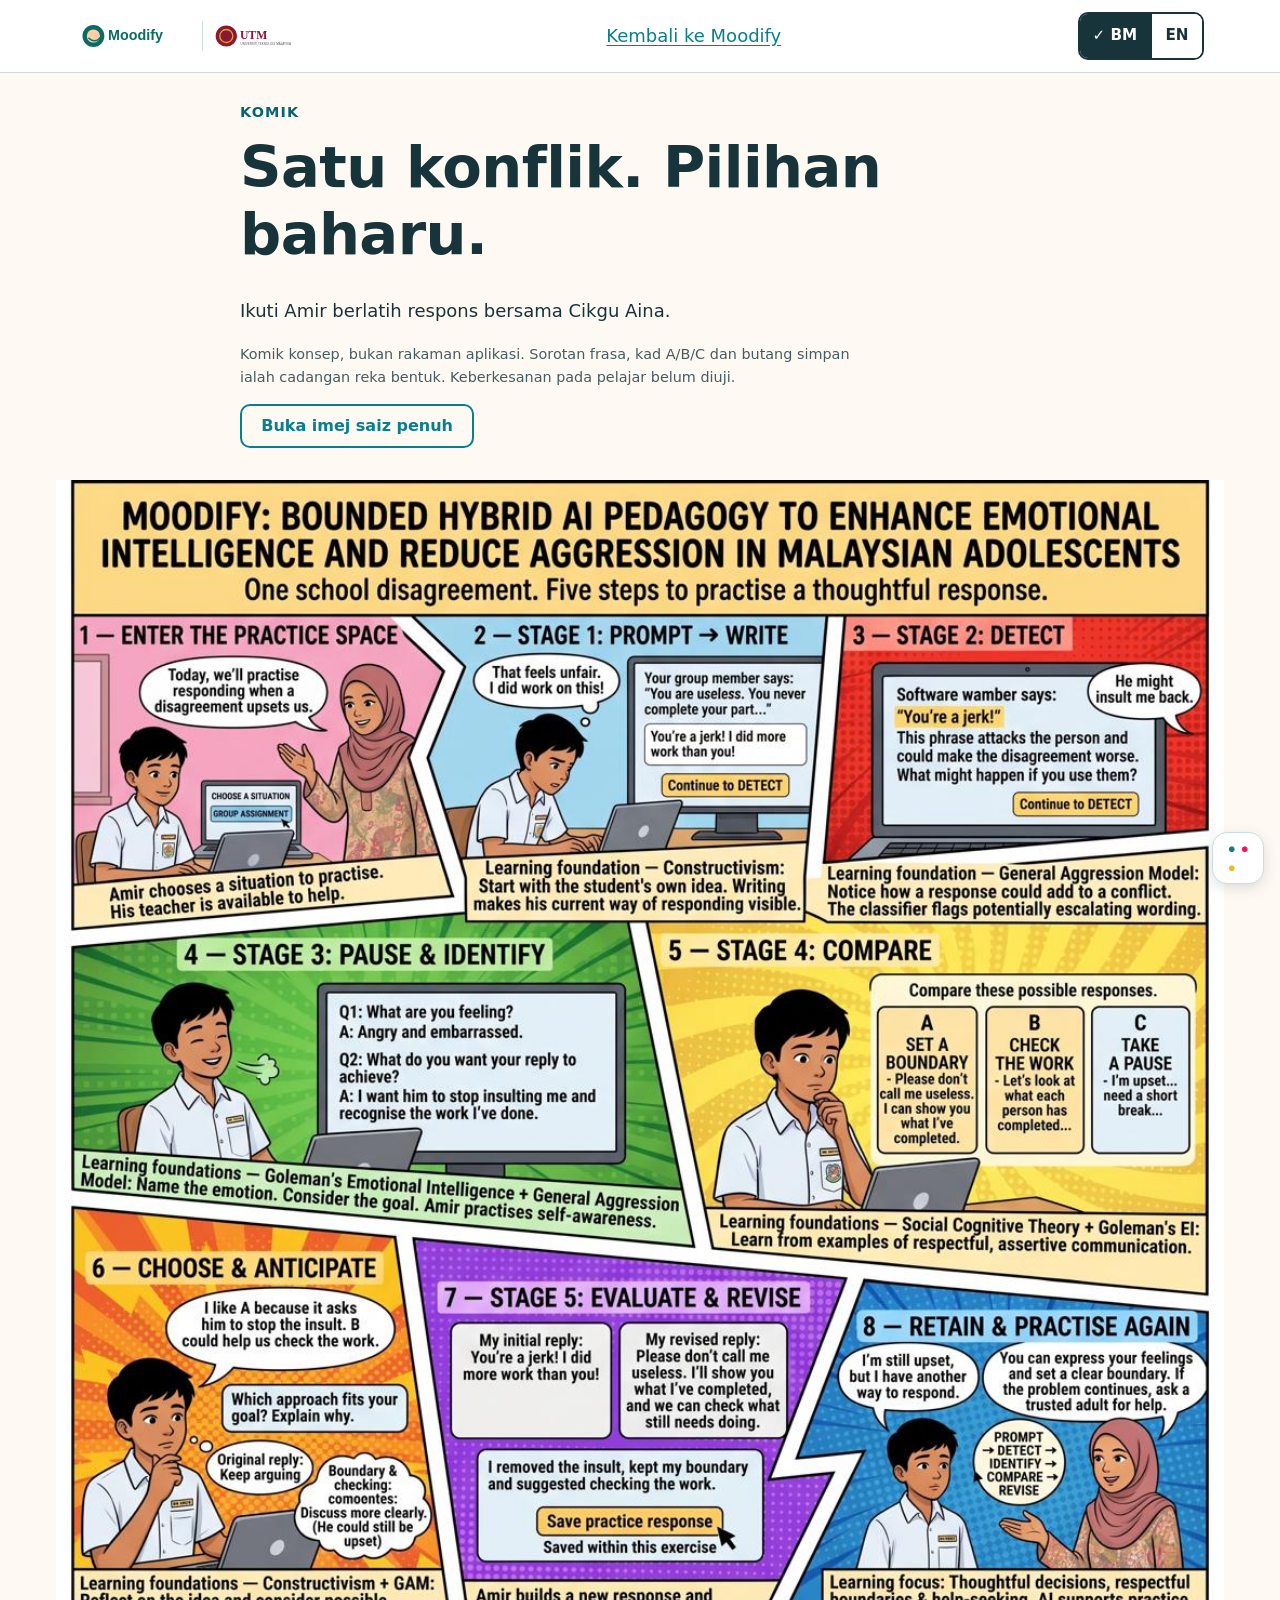
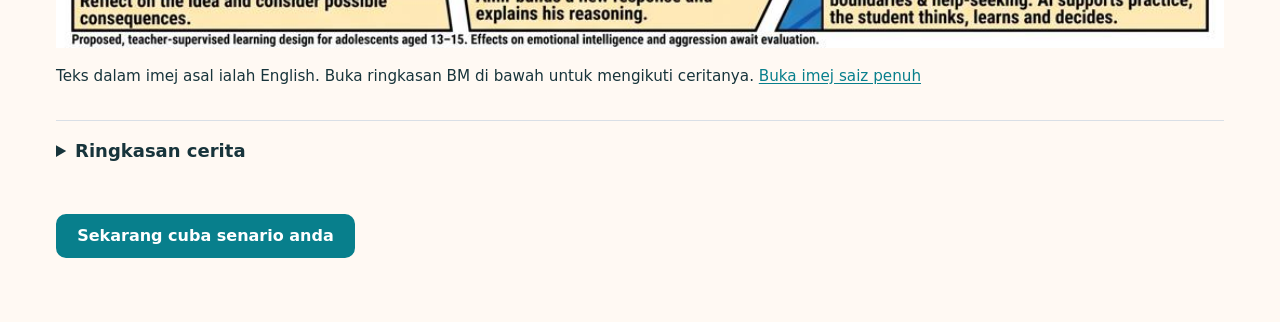
<file: docs/comic/index.html>
<!doctype html>
<html lang="ms-MY"><head><meta charset="utf-8"><meta name="viewport" content="width=device-width,initial-scale=1"><title>Moodify Comic</title><link rel="stylesheet" href="../assets/css/site.css"><link rel="stylesheet" href="../assets/css/moodify.css?v=20261021-5"></head>
<body class="comic-page"><header class="site-header"><div class="container"><a class="brand" href="../"><img class="moodify-logo" src="../assets/images/moodify-display.svg" alt="Moodify"><img class="utm-logo" src="../assets/images/utm-display.svg" alt="Universiti Teknologi Malaysia"></a><div class="lang-switch" role="group" aria-label="Bahasa / Language"><button class="lang-btn" data-set-lang="ms" aria-label="Bahasa Melayu" aria-pressed="true">BM</button><button class="lang-btn" data-set-lang="en" aria-label="English" aria-pressed="false">EN</button></div><a href="../" data-i18n="comic.back"></a></div></header>
<main class="container"><div class="comic-intro"><p class="eyebrow" data-i18n="nav.comic"></p><h1 data-i18n="comic.title"></h1><p data-i18n="comic.lede"></p><p class="comic-disclosure" data-i18n="comic.notice"></p><p><a class="btn btn--secondary" href="../assets/images/moodify-comic.svg" target="_blank" rel="noopener" data-i18n="comic.full"></a></p></div>
<figure class="comic-art"><a href="../assets/images/moodify-comic.svg" target="_blank" rel="noopener" aria-label="Open full-size comic"><img src="../assets/images/moodify-comic.svg" alt="Eight-panel concept comic showing Amir and Cikgu Aina practising a school-conflict response. A translated story summary follows." width="1080" height="1080"></a><figcaption><span data-i18n="comic.image.note"></span> <a href="../assets/images/moodify-comic.svg" target="_blank" rel="noopener" data-i18n="comic.full"></a></figcaption></figure>
<details class="read-more"><summary data-i18n="comic.summary"></summary><ol><li data-i18n="comic.s1"></li><li data-i18n="comic.s2"></li><li data-i18n="comic.s3"></li><li data-i18n="comic.s4"></li><li data-i18n="comic.s5"></li><li data-i18n="comic.s6"></li><li data-i18n="comic.s7"></li><li data-i18n="comic.s8"></li></ol></details>
<p class="comic-end"><a class="btn" href="../#try" data-i18n="comic.try"></a></p></main><script src="../assets/js/i18n.js?v=20261021-4"></script><script src="../assets/js/lang.js"></script><script>TBYS_LANG.init();</script><script src="../assets/js/palette.js"></script></body></html>
</file>
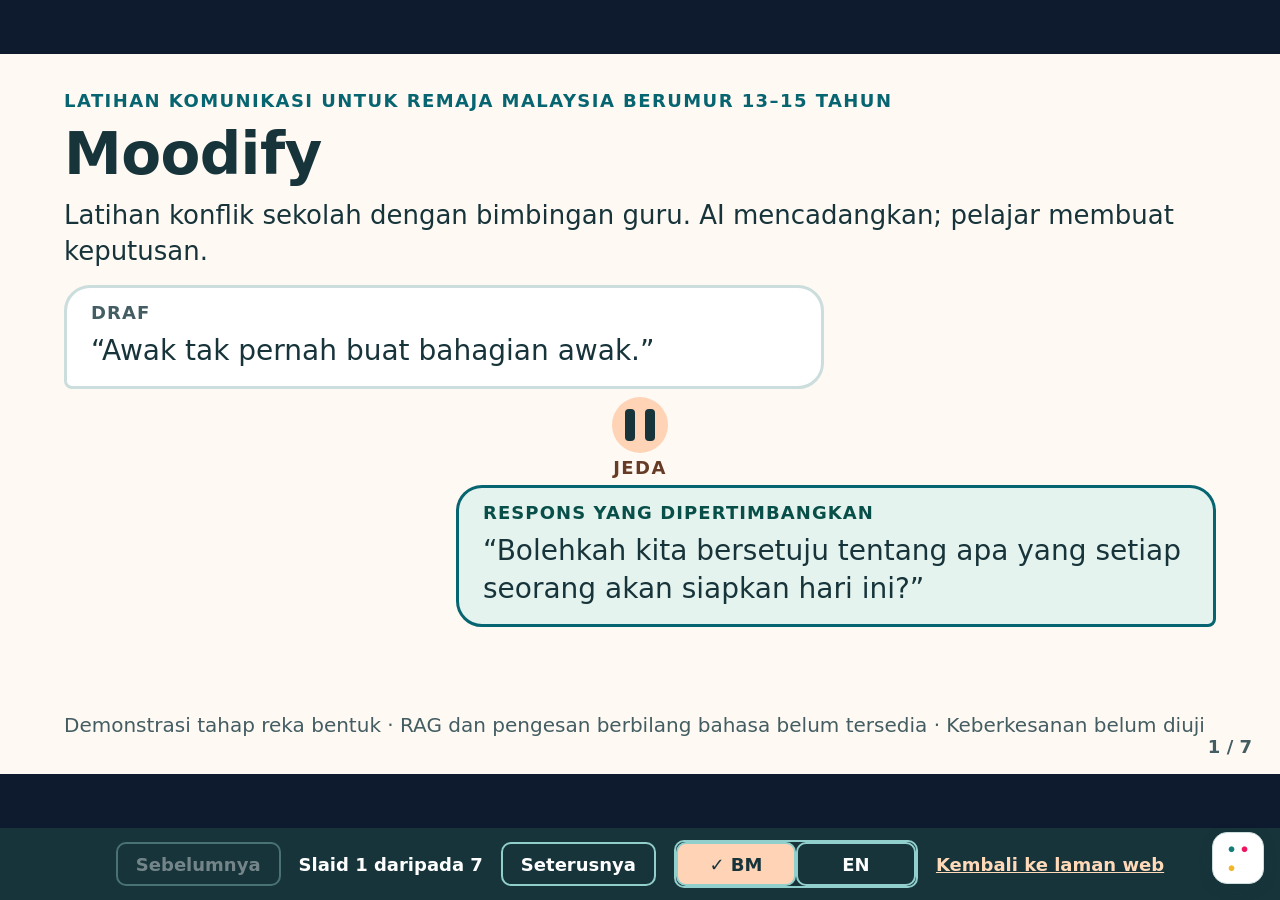
<file: docs/presentation/index.html>
<!doctype html>
<html lang="ms-MY" data-title-key="meta.deck.title">
<head>
<meta charset="utf-8">
<meta name="viewport" content="width=device-width, initial-scale=1">
<title>Moodify: pembentangan NALI 2026</title>
<meta name="description" content="Pembentangan lapan slaid: alat latihan komunikasi untuk remaja Malaysia berumur 13–15 tahun.">
<link rel="stylesheet" href="presentation.css">
<link rel="stylesheet" href="../assets/css/moodify.css?v=20261021-5">
</head>
<body>
<div class="deck">
  <div class="viewport">
    <div class="canvas" id="canvas">

      <section class="slide" aria-roledescription="slide" data-title-literal="Moodify">
        <p class="kicker" data-i18n="deck.s1.kicker"></p>
        <h1>Moodify</h1>
        <p class="tagline" data-i18n="deck.s1.tagline"></p>
        <div class="msg msg--draft"><small data-i18n="deck.s1.draftLabel"></small><span data-i18n="deck.s1.draft"></span></div>
        <div class="pause" style="align-self:center"><span class="ic"><i></i><i></i></span><b data-i18n="deck.s1.pause"></b></div>
        <div class="msg msg--rev"><small data-i18n="deck.s1.revLabel"></small><span data-i18n="deck.s1.rev"></span></div>
        <p class="foot" data-i18n="deck.s1.foot"></p>
        <span class="num">1 / 7</span>
      </section>

      <section class="slide" aria-roledescription="slide" data-title-key="deck.s2.title" hidden>
        <h2 data-i18n="deck.s2.title"></h2>
        <div class="scenes">
          <div class="scene scene--main"><h3 data-i18n="deck.s2.c1h"></h3><p data-i18n="deck.s2.c1p"></p></div>
          <div class="scene"><h3 data-i18n="deck.s2.c2h"></h3><p data-i18n="deck.s2.c2p"></p></div>
          <div class="scene"><h3 data-i18n="deck.s2.c3h"></h3><p data-i18n="deck.s2.c3p"></p></div>
        </div>
        <p data-i18n="deck.s2.q"></p>
        <span class="num">2 / 7</span>
      </section>

      <section class="slide" aria-roledescription="slide" data-title-key="deck.s3.title" hidden>
        <h2 data-i18n="deck.s3.title"></h2>
        <div class="flow">
          <div class="step step--1"><b data-i18n="deck.s3.1t"></b><span data-i18n="deck.s3.1d"></span></div>
          <div class="step step--2"><b data-i18n="deck.s3.2t"></b><span data-i18n="deck.s3.2d"></span></div>
          <div class="step step--3"><b data-i18n="deck.s3.3t"></b><span data-i18n="deck.s3.3d"></span></div>
          <div class="step"><b data-i18n="deck.s3.4t"></b><span data-i18n="deck.s3.4d"></span></div><div class="step"><b data-i18n="deck.s3.5t"></b><span data-i18n="deck.s3.5d"></span></div>
        </div>
        <div class="roles">
          <div class="role role--ai"><b data-i18n="deck.s3.r1h"></b><span data-i18n="deck.s3.r1p"></span></div>
          <div class="role role--stu"><b data-i18n="deck.s3.r2h"></b><span data-i18n="deck.s3.r2p"></span></div>
          <div class="role role--edu"><b data-i18n="deck.s3.r3h"></b><span data-i18n="deck.s3.r3p"></span></div>
        </div>
        <p class="foot" data-i18n="deck.s3.foot"></p>
        <span class="num">3 / 7</span>
      </section>

      <section class="slide" aria-roledescription="slide" data-title-key="deck.s4.title" hidden>
        <h2 style="margin-bottom:14px" data-i18n="deck.s4.title"></h2>
        <p class="sit" data-i18n="deck.s4.situation"></p>
        <div class="cmp">
          <div class="card">
            <h3 data-i18n="deck.s4.draftLabel"></h3>
            <p class="q" lang="en">&ldquo;You are such an idiot. You never do your part.&rdquo;</p>
            <p class="gloss" data-i18n="deck.s4.glossDraft" data-i18n-hide-empty></p>
            <p class="refl" data-i18n="deck.s4.reflect"></p>
          </div>
          <div class="card card--rev">
            <h3 data-i18n="deck.s4.revLabel"></h3>
            <p class="q q--sm" lang="en">&ldquo;<mark>I'm frustrated<sup>A</sup></mark> that <mark>the slides aren't ready<sup>B</sup></mark> because our deadline is tomorrow. <mark>Can you send your section by 6 pm, or tell us what help you need?<sup>C</sup></mark>&rdquo;</p>
            <p class="gloss" data-i18n="deck.s4.glossRev" data-i18n-hide-empty></p>
            <p class="legend" data-i18n="deck.s4.legend"></p>
          </div>
        </div>
        <p class="foot"><span data-i18n="deck.s4.foot"></span> <a href="../#try" data-i18n="deck.s4.link"></a></p>
        <span class="num">4 / 7</span>
      </section>

      <section class="slide" aria-roledescription="slide" data-title-key="deck.s5.title" hidden>
        <h2 style="margin-bottom:18px" data-i18n="deck.s5.title"></h2>
        <div class="arch">
          <div class="zone zone--local">
            <h3 data-i18n="deck.s5.localH"></h3>
            <div class="chips">
              <div class="chip"><span data-i18n="deck.s5.c1"></span><small data-i18n="deck.s5.c1s"></small></div><span class="arr" aria-hidden="true">&darr;</span>
              <div class="chip"><span data-i18n="deck.s5.c2"></span><small data-i18n="deck.s5.c2s"></small></div><span class="arr" aria-hidden="true">&darr;</span>
              <div class="chip"><span data-i18n="deck.s5.c3"></span></div>
            </div>
            <div class="static" data-i18n="deck.s5.static"></div>
          </div>
          <div class="gap"><span data-i18n="deck.s5.gap1"></span><div class="dash"></div><span data-i18n="deck.s5.gap2"></span></div>
          <div class="zone zone--ext">
            <h3 data-i18n="deck.s5.extH"></h3>
            <div class="chips">
              <div class="chip"><span data-i18n="deck.s5.e1"></span><small data-i18n="deck.s5.e1s"></small></div><span class="arr" aria-hidden="true">&darr;</span>
              <div class="chip"><span data-i18n="deck.s5.e2"></span><small data-i18n="deck.s5.e2s"></small></div><span class="arr" aria-hidden="true">&darr;</span>
              <div class="chip"><span data-i18n="deck.s5.e3"></span><small data-i18n="deck.s5.e3s"></small></div>
            </div>
          </div>
        </div>
        <p class="note" data-i18n="deck.s5.note"></p>
        <span class="num">5 / 7</span>
      </section>

<section class="slide" aria-roledescription="slide" data-title-key="deck.s7.title" hidden>
        <span class="badge" data-i18n="deck.s7.badge"></span>
        <h2 style="margin-bottom:14px" data-i18n="deck.s7.title"></h2>
        <div class="strip">
          <div><b>2 <span data-i18n="act.min"></span></b><span data-i18n="act.1"></span></div>
          <div><b>3 <span data-i18n="act.min"></span></b><span data-i18n="act.2"></span></div>
          <div><b>3 <span data-i18n="act.min"></span></b><span data-i18n="act.3"></span></div>
          <div><b>2 <span data-i18n="act.min"></span></b><span data-i18n="act.4"></span></div>
        </div>
        <div class="two">
          <div><h3 data-i18n="deck.s7.humanH"></h3><p data-i18n="deck.s7.humanP"></p></div>
          <div><h3 data-i18n="deck.s7.nextH"></h3><p data-i18n="deck.s7.nextP"></p></div>
        </div>
        <p class="foot" data-i18n="deck.s7.foot"></p>
        <span class="num">6 / 7</span>
      </section>

      <section class="slide" aria-roledescription="slide" data-title-key="deck.s8.title" hidden>
        <div class="close">
          <div>
            <h1 data-i18n="deck.s8.title"></h1>
            <p class="url"><a href="../" data-i18n="deck.s8.try"></a></p>
            
            <p class="foot" style="margin-top:28px" data-i18n="deck.s8.foot"></p>
          </div>
          
        </div>
        <span class="num">7 / 7</span>
      </section>

    </div>
  </div>

  <nav class="controls" aria-label="Kawalan slaid" data-i18n-attr="aria-label:deck.controls">
    <button type="button" id="prev" data-i18n="deck.prev"></button>
    <span class="pos" id="pos" role="status" aria-live="polite"></span>
    <button type="button" id="next" data-i18n="deck.next"></button>
    <div class="lang-switch" role="group" data-i18n-attr="aria-label:lang.group" aria-label="Bahasa / Language">
      <button type="button" class="lang-btn" data-set-lang="ms" lang="ms" aria-label="Bahasa Melayu" aria-pressed="true"><span aria-hidden="true">BM</span></button>
      <button type="button" class="lang-btn" data-set-lang="en" lang="en" aria-label="English" aria-pressed="false"><span aria-hidden="true">EN</span></button>
    </div>
    <a href="../" data-i18n="deck.back"></a>
  </nav>
</div>
<script src="../assets/js/i18n.js"></script>
<script src="../assets/js/lang.js"></script>
<script src="../assets/js/palette.js"></script>
<script src="presentation.js"></script>
</body>
</html>
</file>
<file: docs/assets/css/site.css>
/* Think Before You Send: site styles.
   No external requests. Fonts: Manrope and Source Sans 3 are used if installed on the device,
   otherwise the system stacks below apply (no font files are bundled). */

:root {
  --paper: #F6F8FC;
  --surface: #FFFFFF;
  --ink: #152B46;
  --ink-soft: #3B4F68;
  --cobalt: #294BCC;
  --cobalt-dark: #1F3AA3;
  --lagoon: #0B6B63;
  --apricot: #FFD0A8;
  --apricot-ink: #6B3A12;
  --border: #CBD5E4;
  --border-strong: #8FA0B8;
  --control: #5B6E88;        /* form-control boundaries: 5.2:1 on white (>= 3:1 required) */
  --focus: #1F3AA3;

  --ok-bg: #E6F4EE;     --ok-border: #0B6B63;     --ok-ink: #084F49;
  --warn-bg: #FFF4DB;   --warn-border: #8A5A00;   --warn-ink: #5C3B00;
  --bad-bg: #FDECEC;    --bad-border: #A3262A;    --bad-ink: #7A1A1D;
  --info-bg: #EAF0FD;   --info-border: #294BCC;   --info-ink: #1B2F7A;

  --head: Manrope, "Avenir Next", "Segoe UI", system-ui, -apple-system, "Helvetica Neue", Arial, sans-serif;
  --body: "Source Sans 3", "Source Sans Pro", "Segoe UI", system-ui, -apple-system, "Helvetica Neue", Arial, sans-serif;

  --measure: 68ch;
  --container: 1160px;
  --gutter: 16px;
}

*, *::before, *::after { box-sizing: border-box; }
html { scroll-padding-top: 72px; -webkit-text-size-adjust: 100%; }
body {
  margin: 0; background: var(--paper); color: var(--ink);
  font: 1.0625rem/1.6 var(--body);
}
@media (min-width: 900px) { body { font-size: 1.125rem; } }

img, svg { max-width: 100%; height: auto; }
h1, h2, h3 { font-family: var(--head); line-height: 1.15; margin: 0 0 .5em; letter-spacing: -0.01em; }
h1 { font-size: clamp(2.5rem, 1.4rem + 4.4vw, 4.5rem); font-weight: 800; }
h2 { font-size: clamp(1.75rem, 1.2rem + 1.8vw, 2.5rem); font-weight: 800; }
h3 { font-size: 1.25rem; font-weight: 700; }
p { margin: 0 0 1em; max-width: var(--measure); }
a { color: var(--cobalt); text-underline-offset: .15em; }
a:hover { color: var(--cobalt-dark); }
:focus-visible { outline: 3px solid var(--focus); outline-offset: 3px; border-radius: 4px; }

.container { width: 100%; max-width: var(--container); margin: 0 auto; padding-inline: var(--gutter); }
.skip-link {
  position: absolute; left: var(--gutter); top: -100px; z-index: 100; background: var(--ink); color: #fff;
  padding: .6rem 1rem; border-radius: 6px; text-decoration: none; font-weight: 700;
}
.skip-link:focus { top: 8px; }
.visually-hidden {
  position: absolute !important; width: 1px; height: 1px; margin: -1px; padding: 0; overflow: hidden;
  clip: rect(0 0 0 0); white-space: nowrap; border: 0;
}

/* Header */
.site-header { background: var(--surface); border-bottom: 1px solid var(--border); }
.site-header .container { display: flex; flex-wrap: wrap; align-items: center; justify-content: space-between; gap: .5rem 1.5rem; padding-block: .75rem; }
[hidden] { display: none !important; }
.brand { margin-right: auto; font-family: var(--head); font-weight: 800; font-size: 1.1rem; color: var(--ink); text-decoration: none; display: inline-flex; align-items: center; gap: .6rem; }
.brand__mark { width: 28px; height: 28px; border-radius: 8px; background: var(--apricot); display: inline-flex; align-items: center; justify-content: center; gap: 4px; }
.brand__mark i { width: 4px; height: 14px; background: var(--ink); border-radius: 2px; }
.lang-switch { order: 2; margin-left: auto; display: inline-flex; border: 2px solid var(--ink); border-radius: 10px; overflow: hidden; background: var(--surface); }
.lang-btn { font: 700 .95rem/1 var(--head); min-width: 52px; min-height: 44px; padding: .4rem .8rem; background: var(--surface); color: var(--ink); border: 0; cursor: pointer; }
.lang-btn + .lang-btn { border-left: 2px solid var(--ink); }
.lang-btn:hover { background: var(--info-bg); }
.lang-btn[aria-pressed="true"] { background: var(--ink); color: #fff; }
.lang-btn[aria-pressed="true"]::before { content: "\2713\00a0"; }   /* check mark: active state is not colour-only */
.lang-btn:focus-visible { outline-offset: -4px; }
.site-nav { order: 3; flex-basis: 100%; }
@media (min-width: 900px) { .site-nav { order: 2; flex-basis: auto; } .lang-switch { order: 3; } }
.site-nav ul { display: flex; flex-wrap: wrap; gap: .25rem 1.25rem; list-style: none; margin: 0; padding: 0; }
.site-nav a { display: inline-block; padding: .35rem 0; color: var(--ink); font-weight: 600; text-decoration: none; border-bottom: 2px solid transparent; }
.site-nav a:hover { border-bottom-color: var(--cobalt); color: var(--ink); }

/* Buttons */
.btn {
  display: inline-flex; align-items: center; justify-content: center; gap: .5rem; min-height: 44px;
  padding: .6rem 1.2rem; border-radius: 10px; border: 2px solid var(--cobalt); background: var(--cobalt); color: #fff;
  font: 700 1rem/1.2 var(--head); text-decoration: none; cursor: pointer;
}
.btn:hover { background: var(--cobalt-dark); border-color: var(--cobalt-dark); color: #fff; }
.btn--secondary { background: transparent; color: var(--cobalt); }
.btn--secondary:hover { background: var(--info-bg); color: var(--cobalt-dark); border-color: var(--cobalt-dark); }
.btn--quiet { background: transparent; border-color: var(--control); color: var(--ink); font-weight: 600; }
.btn--quiet:hover { background: #fff; color: var(--ink); border-color: var(--ink); }
.btn[disabled], .btn[aria-disabled="true"] { opacity: .55; cursor: not-allowed; }

/* Hero */
.hero { padding-block: clamp(2.5rem, 6vw, 5rem); }
.hero__grid { display: grid; gap: 2.5rem; align-items: center; }
@media (min-width: 900px) { .hero__grid { grid-template-columns: 1.1fr .9fr; gap: 4rem; } }
.eyebrow { font: 700 .9rem/1 var(--head); text-transform: uppercase; letter-spacing: .08em; color: var(--lagoon); margin: 0 0 1rem; }
.hero h1 span { display: block; }
.hero h1 .accent { color: var(--cobalt); }
.hero__lede { font-size: 1.2em; color: var(--ink-soft); }
.hero__actions { display: flex; flex-wrap: wrap; gap: .75rem; margin-top: 1.5rem; }
.hero__context { font-size: .95rem; color: var(--ink-soft); margin-top: 1.25rem; }

/* Paired message composition (the memorable visual) */
.exchange { margin: 0; }
.exchange__stack { position: relative; display: grid; gap: 0; }
.msg { border-radius: 20px; padding: 1rem 1.25rem 1.1rem; max-width: 30rem; position: relative; }
.msg__label { display: block; font: 700 .8rem/1 var(--head); text-transform: uppercase; letter-spacing: .06em; margin-bottom: .55rem; }
.msg p { margin: 0; font-size: 1.1em; max-width: none; }
.msg--draft { background: var(--surface); border: 2px solid var(--border-strong); border-bottom-left-radius: 6px; justify-self: start; }
.msg--draft .msg__label { color: var(--ink-soft); }
.msg--revision { background: var(--ok-bg); border: 2px solid var(--lagoon); border-bottom-right-radius: 6px; justify-self: end; }
.msg--revision .msg__label { color: var(--ok-ink); }
.pause {
  justify-self: center; display: flex; flex-direction: column; align-items: center; gap: .35rem; margin: .6rem 0;
}
.pause__icon { width: 56px; height: 56px; border-radius: 50%; background: var(--apricot); display: flex; align-items: center; justify-content: center; gap: 7px; }
.pause__icon i { width: 7px; height: 22px; background: var(--ink); border-radius: 3px; }
.pause__text { font: 700 .8rem/1 var(--head); text-transform: uppercase; letter-spacing: .08em; color: var(--apricot-ink); }
.exchange__caption { margin-top: 1rem; font-size: .95rem; color: var(--ink-soft); display: flex; flex-wrap: wrap; gap: .5rem 1rem; align-items: center; }
.exchange__caption p { margin: 0; }
.fade { transition: opacity 200ms ease; }
.fade.is-fading { opacity: 0; }

/* Sections */
.section { padding-block: clamp(2.5rem, 5vw, 4.5rem); }
.section--surface { background: var(--surface); border-block: 1px solid var(--border); }
.section__intro { max-width: var(--measure); margin-bottom: 2rem; }
.section__intro p { color: var(--ink-soft); }

/* Checker */
.workspace { background: var(--surface); border: 1px solid var(--border-strong); border-radius: 20px; padding: clamp(1rem, 3vw, 2rem); }
.scenario-list { display: grid; gap: .6rem; margin: 0 0 1.5rem; padding: 0; list-style: none; }
@media (min-width: 760px) { .scenario-list { grid-template-columns: repeat(3, 1fr); } }
.scenario-list li { display: flex; }
.scenario { height: 100%; width: 100%; text-align: left; background: var(--paper); border: 1px solid var(--control); border-radius: 12px; padding: .75rem .9rem; cursor: pointer; font: inherit; color: var(--ink); }
.scenario:hover { border-color: var(--cobalt); background: var(--info-bg); }
.scenario strong { display: block; font: 700 .85rem/1.2 var(--head); text-transform: uppercase; letter-spacing: .05em; color: var(--lagoon); margin-bottom: .25rem; }
.scenario span { font-size: .98rem; display: block; }
.field-label { display: block; font: 700 1.05rem/1.3 var(--head); margin-bottom: .35rem; }
.field-hint { font-size: .95rem; color: var(--ink-soft); margin: 0 0 .6rem; max-width: none; }
textarea {
  display: block; width: 100%; min-height: 9rem; padding: .85rem 1rem; font: inherit; color: var(--ink);
  background: var(--surface); border: 2px solid var(--control); border-radius: 14px; resize: vertical;
}
textarea:focus-visible { border-color: var(--focus); outline-offset: 2px; }
textarea[aria-invalid="true"] { border-color: var(--bad-border); }
.field-row { display: flex; flex-wrap: wrap; justify-content: space-between; align-items: center; gap: .75rem 1rem; margin-top: .6rem; }
.counter { font-size: .95rem; color: var(--ink-soft); }
.field-error { color: var(--bad-ink); font-weight: 600; margin: .5rem 0 0; }
.privacy-line { font-size: .95rem; color: var(--ink-soft); margin: 1rem 0 0; max-width: none; }
.status { min-height: 1.5em; margin: .75rem 0 0; color: var(--ink-soft); font-size: .98rem; max-width: none; }

/* Results */
.result { margin-top: 1.25rem; }
.panel { border: 2px solid var(--border-strong); border-radius: 14px; padding: 1rem 1.25rem; background: var(--paper); }
.panel > :last-child { margin-bottom: 0; }
.panel h3 { margin-bottom: .4rem; }
.panel p { max-width: none; }
.panel--ok { background: var(--ok-bg); border-color: var(--ok-border); color: var(--ok-ink); }
.panel--warn { background: var(--warn-bg); border-color: var(--warn-border); color: var(--warn-ink); }
.panel--bad { background: var(--bad-bg); border-color: var(--bad-border); color: var(--bad-ink); }
.panel--info { background: var(--info-bg); border-color: var(--info-border); color: var(--info-ink); }
.panel ul { margin: .4rem 0 1rem; padding-left: 1.2rem; }
.panel li { margin-bottom: .3rem; }
.tag { display: inline-block; font: 700 .78rem/1 var(--head); text-transform: uppercase; letter-spacing: .06em; padding: .3rem .5rem; border-radius: 6px; border: 1.5px solid currentColor; margin-bottom: .6rem; }
.coach-box { margin-top: 1rem; padding-top: 1rem; border-top: 1px dashed currentColor; }
.disclosure { font-weight: 700; margin: .5rem 0 .75rem; }
.suggestion { margin: 0; }
.suggestion dt { font: 700 .85rem/1.2 var(--head); text-transform: uppercase; letter-spacing: .05em; margin-top: .8rem; }
.suggestion dd { margin: .15rem 0 0; }
.suggestion dd.starter { font-style: italic; }

/* Reflection + revision */
.reflect { margin-top: 1.5rem; padding-top: 1.5rem; border-top: 1px solid var(--border); }
.reflect textarea { min-height: 6rem; }
.compare { display: grid; gap: 1rem; margin-top: 1rem; }
@media (min-width: 760px) { .compare { grid-template-columns: 1fr 1fr; } }
.compare__col { background: var(--paper); border: 1px solid var(--border-strong); border-radius: 12px; padding: .9rem 1rem; }
.compare__col h4 { margin: 0 0 .4rem; font: 700 .9rem/1.2 var(--head); text-transform: uppercase; letter-spacing: .05em; }
.compare__col p { margin: 0 0 .6rem; white-space: pre-wrap; overflow-wrap: anywhere; }
.btn-row { display: flex; flex-wrap: wrap; gap: .6rem; margin-top: .9rem; }

/* Learning process */
.diagram { margin: 0; }
.diagram svg { display: block; width: 100%; height: auto; }
.diagram--tall { display: none; }
@media (max-width: 720px) { .diagram--wide { display: none; } .diagram--tall { display: block; } }
.diagram figcaption { margin-top: .75rem; color: var(--ink-soft); font-size: .98rem; }
.steps { counter-reset: step; display: grid; gap: 1rem; padding: 0; margin: 1.5rem 0 0; list-style: none; }
@media (min-width: 760px) { .steps { grid-template-columns: repeat(4, 1fr); } }
.steps li { counter-increment: step; }
.steps li::before {
  content: counter(step); display: flex; width: 36px; height: 36px; border-radius: 50%; align-items: center; justify-content: center;
  background: var(--ink); color: #fff; font: 800 1rem/1 var(--head); margin-bottom: .5rem;
}
.steps h3 { margin-bottom: .25rem; }
.steps p { font-size: .98rem; margin: 0; }
.skills { display: grid; gap: .25rem 2rem; padding: 0; margin: 1.5rem 0 0; list-style: none; }
@media (min-width: 760px) { .skills { grid-template-columns: 1fr 1fr; } }
.skills li { padding: .6rem 0; border-top: 1px solid var(--border); }
.skills strong { font-family: var(--head); }

/* Annotated example */
.example { display: grid; gap: 1rem; margin-top: 1.5rem; }
@media (min-width: 900px) { .example { grid-template-columns: 1fr 1fr; } }
.example__box { border-radius: 14px; padding: 1.1rem 1.25rem; border: 2px solid var(--border-strong); background: var(--surface); }
.example__box--rev { background: var(--ok-bg); border-color: var(--lagoon); }
.example__label { font: 700 .85rem/1 var(--head); text-transform: uppercase; letter-spacing: .06em; margin: 0 0 .6rem; }
.example__quote { font-size: 1.1em; margin: 0 0 .75rem; }
mark { background: var(--apricot); color: var(--ink); padding: 0 .2em; border-radius: 3px; }
mark sup { font: 800 .7em var(--head); margin-left: .2em; }
.notes { margin: 0; padding-left: 1.2rem; font-size: .98rem; }
.notes li { margin-bottom: .35rem; }

/* Activity, evidence */
.activity { display: grid; gap: .75rem; padding: 0; margin: 1.5rem 0; list-style: none; }
@media (min-width: 760px) { .activity { grid-template-columns: repeat(4, 1fr); } }
.activity li { background: var(--paper); border: 1px solid var(--border-strong); border-radius: 12px; padding: .8rem 1rem; }
.activity b { display: block; font: 800 1.6rem/1.1 var(--head); }
.two-col { display: grid; gap: 2rem; }
@media (min-width: 900px) { .two-col { grid-template-columns: 1fr 1fr; gap: 3rem; } }
.table-wrap { overflow-x: auto; }
table { border-collapse: collapse; width: 100%; background: var(--surface); }
caption { text-align: left; font: 700 1rem/1.3 var(--head); padding-bottom: .5rem; }
th, td { text-align: left; padding: .65rem .8rem; border: 1px solid var(--border-strong); vertical-align: top; }
th { background: var(--info-bg); font-family: var(--head); }
.not-measured { background: var(--warn-bg); border: 2px solid var(--warn-border); color: var(--warn-ink); border-radius: 14px; padding: 1rem 1.25rem; }
.not-measured h3 { margin-bottom: .3rem; }
.not-measured p { margin: 0; max-width: none; }
.limits { margin: 1rem 0 0; padding-left: 1.2rem; max-width: var(--measure); }
.limits li { margin-bottom: .4rem; }
details { margin-top: 1.25rem; }
summary { cursor: pointer; font-weight: 700; font-family: var(--head); }
.text-equivalent { font-size: .98rem; max-width: var(--measure); }
.text-equivalent ol { padding-left: 1.2rem; }

/* Footer */
.site-footer { background: var(--ink); color: #fff; padding-block: 2rem; margin-top: 2rem; }
.site-footer a { color: #FFD9B8; }
.site-footer p { max-width: none; margin-bottom: .5rem; }

/* Motion and print */
@media (prefers-reduced-motion: reduce) {
  *, *::before, *::after { transition: none !important; animation: none !important; scroll-behavior: auto !important; }
}
@media print {
  body { background: #fff; }
  .site-nav, .skip-link, .hero__actions, .btn-row, .scenario-list { display: none !important; }
}

/* Language blocks (diagram variants) and translation helpers */
html[lang="ms-MY"] [data-lang-block="en"], html[lang="en"] [data-lang-block="ms"] { display: none !important; }
.gloss { display: block; color: var(--ink-soft); font-style: italic; font-size: .9rem; margin-top: .35rem; line-height: 1.4; }
.gloss--block { font-size: .98rem; margin: 0 0 .75rem; }
.lang-notice { font-weight: 600; margin: 0 0 1.5rem; max-width: none; }
.noscript { margin: 0; padding: 1rem; background: var(--warn-bg); color: var(--warn-ink); text-align: center; }
em { font-style: italic; }

/* Small screens: keep brand and language switch on one row */
@media (max-width: 480px) {
  .site-header .container { gap: .25rem .75rem; }
  .brand { font-size: .95rem; gap: .4rem; }
  .lang-btn { min-width: 44px; padding: .4rem .55rem; }
}
/* Bahasa Melayu strings run longer: slightly smaller display size; cards align from the top */
html[lang="ms-MY"] h1 { font-size: clamp(2.1rem, 1.1rem + 3.6vw, 3.6rem); }
.scenario { display: flex; flex-direction: column; justify-content: flex-start; }
.field-label { margin-top: 1.25rem; }
</file>
<file: docs/assets/css/moodify.css>
/* Moodify presentation and editorial layout only; interaction engine is unchanged. */
@media (min-width: 760px) { .steps { grid-template-columns: repeat(2,minmax(0,1fr)); } }
@media (min-width: 1200px) { .steps { grid-template-columns: repeat(5,minmax(0,1fr)); } }
.flow { grid-template-columns: repeat(5,minmax(0,1fr)); gap: 14px; }
.step { padding: 22px 16px; }
.step b { font-size: 28px; overflow-wrap: anywhere; }
.step span { font-size: 24px; }
.slide .tagline { font-size: 30px; }
.close { grid-template-columns: 1fr; }
@media screen and (max-width: 700px) {
  .deck { height: 100dvh; }
  .viewport { overflow: hidden; display: block; }
  .canvas { width: 100%; height: 100%; transform: none !important; }
  .slide { width: 100%; height: 100%; min-height: 0; padding: 24px 20px 32px; overflow-x: hidden; overflow-y: auto; gap: 16px; }
  .slide > * { flex-shrink: 0; }
  .slide .num { position: static; align-self: flex-end; margin-top: auto; padding-top: 12px; }
  .slide h1, html[lang="ms-MY"] .slide h1 { font-size: 36px; }
  .slide h2, html[lang="ms-MY"] .slide h2 { font-size: 28px; margin-bottom: 0; }
  .slide p, .slide li, .slide .tagline, .slide .foot, .slide .note, .slide .src { font-size: 18px !important; }
  .slide .kicker { font-size: 13px !important; line-height: 1.4; }
  .msg { width: 100%; font-size: 20px; padding: 16px; }
  .msg small { font-size: 13px; }
  .pause { margin: 0; }
  .pause span.ic { width: 48px; height: 48px; }
  .pause i { height: 22px; width: 7px; }
  .scenes, .flow, .roles, .cmp, .arch, .evid, .strip, .two, .close { display: grid; grid-template-columns: 1fr; gap: 16px; margin: 0; }
  .scene--main { grid-row: auto; }
  .scene, .step, .role, .card, .zone, .nm, .strip div { padding: 16px; }
  .step b, .scene h3, .role b, .two h3, .zone h3, .nm h3 { font-size: 20px; }
  .step span, .role, .chip, .strip div { font-size: 18px; }
  .chip small, .static, .gap, .card .gloss { font-size: 16px; }
  .evid th, .evid td { font-size: 18px; padding: 12px; }
  .evid td.n { font-size: 32px; padding: 12px; }
  .strip b { font-size: 32px; }
  .url { font-size: 18px; }
  .controls { gap: 8px; padding: 10px; font-size: 14px; }
  .controls button { min-width: 0; font-size: 14px; padding: 8px 10px; }
  .controls .pos { min-width: 100px; }
  .controls a { font-size: 14px; }
}
@media screen and (min-width: 701px) {
  .slide:first-child { padding-block: 36px; }
  .slide:first-child .kicker { font-size: 18px; line-height: 1.2; margin-bottom: 10px; }
  .slide:first-child .tagline { font-size: 26px; margin: 10px 0 16px; }
  .slide:first-child .msg { font-size: 28px; padding: 16px 24px; }
  .slide:first-child .pause { margin: 8px 0; }
  .slide:first-child .pause span.ic { width: 56px; height: 56px; }
  .slide:first-child .foot { font-size: 20px; line-height: 1.3; padding-top: 12px; }
}
@media screen and (min-width: 701px) {
  .slide:has(.arch) { padding-block: 36px; }
  .slide:has(.arch) h2 { margin-bottom: 18px; }
  .arch .zone { gap: 8px; padding: 14px 18px; }
  .arch .chip { font-size: 24px; padding: 8px 14px; }
  .arch .zone h3 { font-size: 24px; }
  .arch .static { font-size: 19px; }
  .slide:has(.arch) .note { font-size: 21px; }
}
@media screen and (max-width:700px) {
  .evid { min-width: 0; }
  .evid table { table-layout: fixed; }
  .evid th, .evid td { padding: 8px; font-size: 16px; overflow-wrap: anywhere; }
  .evid td.n { font-size: 26px; padding: 8px; }
}
/* Stable SVG metrics avoid wider fallback fonts crossing diagram boxes. */
.diagram svg text { font-family: Arial, sans-serif; }

/* Keep selected language readable when a touch browser retains hover. */
.controls .lang-btn[aria-pressed="true"],
.controls .lang-btn[aria-pressed="true"]:hover { background: #fff; color: #0E1B2E; }

@media screen and (max-width: 700px) {
  .evid th:first-child { width: 40%; }
  .evid td.n { font-size: clamp(20px, 6.2vw, 26px); white-space: nowrap; overflow-wrap: normal; }
}

@media screen and (max-width: 360px) {
  .evid th:not(:first-child) { font-size: 13px; white-space: nowrap; overflow-wrap: normal; }
}


/* Home page: short reading path, optional supporting detail. */
.project-intro { padding: clamp(1.8rem, 4vw, 3.2rem) 1.5rem; background: var(--paper); border-bottom: 1px solid var(--border); }
.project-intro__inner { width: min(1120px, 100%); margin: 0 auto; display: grid; justify-items: center; gap: 1.25rem; text-align: center; }
.project-intro__logos { display: flex; align-items: center; justify-content: center; gap: clamp(1rem, 3vw, 2rem); }
.project-intro__logos img:first-child { display: block; width: min(42vw, 260px); height: auto; }
.project-intro__logos img:last-child { display: block; width: min(34vw, 220px); height: auto; }
.project-intro__logos span { height: 58px; border-left: 2px solid var(--border-strong); }
.project-intro__copy { max-width: 880px; }
.project-intro__kicker { margin: 0 0 .8rem; color: var(--cobalt-dark); font-size: .78rem; font-weight: 800; letter-spacing: .16em; }
.project-intro h1 { margin: 0 0 .7rem; color: var(--ink); font-size: clamp(1.05rem, 2vw, 1.7rem); line-height: 1.18; letter-spacing: .01em; }
.project-intro__copy > p:last-child { margin: 0; color: var(--ink-soft); font-size: clamp(1rem, 1.6vw, 1.2rem); }
@media (max-width: 700px) { .project-intro { padding: 1.5rem 1rem; } .project-intro__inner { gap: .9rem; } .project-intro__logos { gap: .7rem; } .project-intro__logos img:first-child { width: min(46vw, 210px); } .project-intro__logos img:last-child { width: min(36vw, 170px); } .project-intro__logos span { height: 40px; } .project-intro__kicker { font-size: .68rem; } .project-intro h1 { font-size: 1rem; } }
.moodify-home .hero { background: radial-gradient(ellipse at 8% 10%, #e5f5ef 0, transparent 52%), #f7f8fc; padding-block: clamp(2.5rem, 6vw, 5rem); }
.moodify-home .hero h1 { max-width: 12ch; font-size: clamp(2.6rem, 5.5vw, 4.7rem); line-height: 1.08; letter-spacing: -.045em; }
.moodify-home .hero__lede { max-width: 42ch; font-size: 1.15rem; }
.moodify-home .hero__context { max-width: 48ch; font-size: .85rem; }
.moodify-home .exchange { box-shadow: 0 18px 50px #152b4610; border-radius: 24px; background: #fff; padding: clamp(1rem, 3vw, 2rem); }
.moodify-home .section { padding-block: clamp(2.5rem, 5vw, 4rem); }
.moodify-home .steps { gap: .85rem; }
.moodify-home .steps li { padding: 1.2rem; border: 1px solid #dbe4e5; border-radius: 20px; background: #f0f7f3; }
.moodify-home .steps li:nth-child(2n) { background: #eef0fc; }
.moodify-home .steps h3 { font-size: 1.05rem; }
.moodify-home .steps p { color: #425268; font-size: .95rem; }
.moodify-home .read-more { margin-block: 1rem; border-top: 1px solid #dbe2eb; padding: 1rem 0; }
.moodify-home .read-more > summary { cursor: pointer; font-weight: 700; color: #294b89; padding-block: .3rem; }
.moodify-home .read-more[open] > summary { margin-bottom: 1rem; }
.moodify-home .read-more h3:first-of-type { margin-top: 1rem !important; }
.moodify-home .privacy-summary { max-width: 65ch; }
@media (max-width: 759px) {
 .moodify-home .steps { grid-template-columns: 1fr; }
 .moodify-home .steps li { display: grid; grid-template-columns: 40px 1fr; column-gap: .75rem; }
 .moodify-home .steps li::before { grid-row: 1 / 3; margin: 0; }
 .moodify-home .steps p { grid-column: 2; }
}

.comic-entry { background: #fff4df; }
.comic-entry__grid { display: grid; grid-template-columns: minmax(0,260px) minmax(0,1fr); align-items: center; gap: 2.5rem; }
.comic-entry img { display: block; width: 100%; height: auto; border-radius: 16px; box-shadow: 0 12px 24px #152b461a; }
.comic-entry h2 { max-width: 16ch; font-size: clamp(2rem, 4vw, 3rem); }
.comic-page { background: #fffaf1; }
.comic-page main { max-width: 1200px; padding-block: 2rem; }
.comic-intro { max-width: 800px; margin-inline: auto; }
.comic-intro h1 { font-size: clamp(2rem, 5vw, 3.5rem); }
.comic-disclosure { font-size: .9rem; color: #4d5866; }
.comic-art { margin: 2rem 0; }
.comic-art img { display: block; width: 100%; height: auto; }
.comic-art figcaption { margin-top: 1rem; font-size: .95rem; }
.comic-page .read-more { padding: 1rem 0; border-top: 1px solid #d9dfe6; }
.comic-page summary { cursor: pointer; font-weight: 700; }
.comic-page details li { margin-block: .7rem; }
.comic-end { margin-block: 2rem; }
@media (max-width: 600px) { .comic-entry__grid { grid-template-columns: 110px minmax(0,1fr); gap: 1rem; } .comic-entry h2 { font-size: 1.55rem; } .comic-entry .btn { padding: .6rem .9rem; } }

/* Selected palette A: teal, peach and warm paper. */
:root {
 --paper: #FFF9F3; --surface: #FFFFFF; --ink: #17343B; --ink-soft: #435D62;
 --cobalt: #087F8C; --cobalt-dark: #066570; --lagoon: #066570;
 --apricot: #FFD3B6; --apricot-ink: #673C27;
 --border: #CBDDDC; --border-strong: #829F9F; --control: #58777B; --focus: #066570;
 --ok-bg: #E5F3EE; --ok-border: #087F8C; --ok-ink: #17574E;
 --info-bg: #E8F4F4; --info-border: #087F8C; --info-ink: #17515A;
}
.moodify-home .hero { background: radial-gradient(ellipse at 8% 10%, #e2f2ed 0, transparent 58%), #FFF9F3; }
.moodify-home .steps li { background: #e8f4f1; border-color: #cbded9; }
.moodify-home .steps li:nth-child(2n) { background: #fff0e4; }
.moodify-home .steps p { color: var(--ink-soft); }
.moodify-home .read-more > summary { color: #066570; }
.comic-entry { background: #FFD3B6; }
.comic-page { background: #FFF9F3; }
.comic-disclosure { color: var(--ink-soft); }
.deck .controls { background: #17343B; }
.deck .controls button, .deck .lang-switch, .deck .lang-btn + .lang-btn { border-color: #91CFCC; }
.deck .controls button:hover:not(:disabled), .deck .lang-btn:hover { background: #215660; }
.deck .controls .lang-btn[aria-pressed="true"], .deck .controls .lang-btn[aria-pressed="true"]:hover { background: #FFD3B6; color: #17343B; }
.deck .zone--ext h3, .deck .gap { color: #17515A; }

/* User-selectable palette. The default remains palette A. */
.palette-picker { position: fixed; z-index: 30; right: 1rem; bottom: 1rem; color: var(--ink); }
.palette-fab { width: 52px; height: 52px; display: grid; grid-template-columns: repeat(2, 9px); place-content: center; gap: 4px; border: 1px solid var(--border); border-radius: 15px; background: var(--surface); box-shadow: 0 4px 14px #17343b25; color: var(--cobalt); cursor: pointer; }
.palette-fab span:nth-child(1) { color: #147c7b; } .palette-fab span:nth-child(2) { color: #ed1760; } .palette-fab span:nth-child(3) { color: #f2b62b; }
.palette-menu { position: absolute; right: 0; bottom: 64px; width: min(330px, calc(100vw - 2rem)); padding: 1rem; border: 1px solid var(--border); border-radius: 24px; background: var(--surface); box-shadow: 0 12px 35px #17343b30; }
.palette-menu__title { margin: 0 0 .6rem; font-weight: 800; letter-spacing: .12em; text-transform: uppercase; font-size: .8rem; }
.palette-option { width: 100%; display: flex; align-items: center; gap: .8rem; padding: .65rem .55rem; border: 2px solid transparent; border-radius: 14px; background: transparent; color: var(--ink); font: inherit; font-weight: 700; text-align: left; cursor: pointer; }
.palette-option:hover, .palette-option[aria-pressed="true"] { border-color: var(--border-strong); background: var(--info-bg); }
.palette-swatches { display: inline-flex; width: 86px; height: 32px; overflow: hidden; border-radius: 10px; flex: 0 0 auto; }
.palette-swatches i { flex: 1; }
.brand { display: inline-flex; align-items: center; gap: .55rem; }
.moodify-logo { width: auto; height: 34px; max-width: 145px; object-fit: contain; }
.utm-logo { width: auto; height: 30px; max-width: 108px; object-fit: contain; border-left: 1px solid var(--border); padding-left: .55rem; }
.palette-picker label { font-weight: 700; white-space: nowrap; }
.palette-picker select { max-width: 9.5rem; border: 1px solid var(--border-strong); border-radius: 999px; padding: .28rem .5rem; background: var(--surface); color: var(--ink); font: inherit; }
html[data-palette="b"] { --paper: #F6FBFF; --surface: #FFFFFF; --ink: #18324A; --ink-soft: #486277; --cobalt: #2364A6; --cobalt-dark: #174B82; --lagoon: #247AA7; --apricot: #D8F0A8; --apricot-ink: #2E4B20; --border: #C8DCEB; --border-strong: #7C9FBA; --control: #55748C; --focus: #2364A6; --ok-bg: #E9F5D8; --ok-border: #5E9B3A; --ok-ink: #28511D; --info-bg: #E7F3FA; --info-border: #2364A6; --info-ink: #1F5373; }
html[data-palette="c"] { --paper: #FFF9FF; --surface: #FFFFFF; --ink: #34204B; --ink-soft: #675474; --cobalt: #7048A8; --cobalt-dark: #563586; --lagoon: #8B5FC2; --apricot: #FFE59A; --apricot-ink: #59430C; --border: #E0D2EA; --border-strong: #A98BC2; --control: #755D88; --focus: #7048A8; --ok-bg: #F2EAF9; --ok-border: #7048A8; --ok-ink: #4D286B; --info-bg: #F4EDFA; --info-border: #7048A8; --info-ink: #563B70; }
html[data-palette="d"] { --paper: #F7FCF4; --surface: #FFFFFF; --ink: #163F36; --ink-soft: #527168; --cobalt: #087443; --cobalt-dark: #075D38; --lagoon: #2A8B62; --apricot: #F0BA28; --apricot-ink: #4C3905; --border: #CFE3D4; --border-strong: #86AF96; --control: #567965; --focus: #087443; --ok-bg: #E7F4E8; --ok-border: #087443; --ok-ink: #205B3A; --info-bg: #EAF6EC; --info-border: #087443; --info-ink: #245B42; }
html[data-palette="e"] { --paper: #FFF8F5; --surface: #FFFFFF; --ink: #4A241C; --ink-soft: #76564E; --cobalt: #A83E1E; --cobalt-dark: #7B2D18; --lagoon: #C7653B; --apricot: #E8B522; --apricot-ink: #513D08; --border: #E8D2C8; --border-strong: #B99688; --control: #806257; --focus: #A83E1E; --ok-bg: #F8EAE4; --ok-border: #A83E1E; --ok-ink: #69301F; --info-bg: #F8EEE9; --info-border: #A83E1E; --info-ink: #6B392B; }
html[data-palette="f"] { --paper: #F5F8FB; --surface: #FFFFFF; --ink: #243447; --ink-soft: #586B7E; --cobalt: #26394D; --cobalt-dark: #1C2C3C; --lagoon: #2186B7; --apricot: #EFBA18; --apricot-ink: #4B3B08; --border: #D2DDE7; --border-strong: #91A6B8; --control: #63778B; --focus: #26394D; --ok-bg: #E9F1F7; --ok-border: #2186B7; --ok-ink: #234D68; --info-bg: #EAF3F8; --info-border: #2186B7; --info-ink: #245574; }
html[data-palette="b"] .moodify-home .hero { background: radial-gradient(ellipse at 8% 10%, #e5f2ff 0, transparent 58%), #F6FBFF; }
html[data-palette="c"] .moodify-home .hero { background: radial-gradient(ellipse at 8% 10%, #f1e7fb 0, transparent 58%), #FFF9FF; }
html[data-palette="b"] .moodify-home .steps li { background: #edf7df; border-color: #d5e7bd; }
html[data-palette="c"] .moodify-home .steps li { background: #f4edfa; border-color: #e0d2ea; }
html[data-palette="b"] .moodify-home .steps li:nth-child(2n) { background: #e8f3fc; }
html[data-palette="c"] .moodify-home .steps li:nth-child(2n) { background: #fff4cc; }
html[data-palette="b"] .comic-entry { background: #D8F0A8; }
html[data-palette="c"] .comic-entry { background: #FFE59A; }
html[data-palette="b"] .comic-page { background: #F6FBFF; }
html[data-palette="c"] .comic-page { background: #FFF9FF; }
@media (max-width: 600px) { .palette-picker { right: .55rem; bottom: .75rem; } .palette-menu { bottom: 62px; } }
@media (max-width: 600px) { .moodify-logo { height: 27px; max-width: 116px; } .utm-logo { height: 24px; max-width: 82px; padding-left: .35rem; } .brand { gap: .35rem; } }

.what-is-moodify{padding:clamp(3rem,7vw,6rem) 1.5rem;background:linear-gradient(135deg,#fff9f3 0%,#eaf7f3 100%);border-bottom:1px solid var(--border);overflow:hidden}.what-is-moodify__inner{width:min(1120px,100%);margin:0 auto;display:grid;grid-template-columns:minmax(0,1fr) 260px;gap:clamp(2rem,6vw,6rem);align-items:center}.what-is-moodify__copy{max-width:760px}.what-is-moodify h2{margin:.25rem 0 .65rem;font-size:clamp(2rem,4vw,3.25rem);color:var(--ink)}.what-is-moodify__subtitle{margin:0 0 1.25rem;font-size:clamp(1.15rem,2vw,1.55rem);font-weight:800;color:var(--cobalt-dark)}.what-is-moodify__copy>p:not(.eyebrow){font-size:1.05rem;line-height:1.7;color:var(--ink-soft)}.moodify-process{display:flex;flex-wrap:wrap;align-items:center;gap:.55rem;margin-top:1.35rem}.moodify-process span{padding:.65rem .85rem;border-radius:999px;background:var(--surface);border:1px solid var(--border-strong);font-weight:800;color:var(--ink)}.moodify-process b{color:var(--cobalt-dark);font-size:1.15rem}.what-is-moodify__accessories{position:relative;min-height:250px;display:flex;align-items:center;justify-content:center}.what-is-moodify__accessories img{display:block;width:100%;max-width:360px;height:auto;object-fit:contain}.team-inline{padding:clamp(2.5rem,6vw,5rem) 1.5rem;background:var(--paper);border-top:1px solid var(--border);text-align:center}.team-inline .team-grid{display:grid;grid-template-columns:repeat(3,minmax(0,1fr));gap:1.5rem;text-align:center}.team-inline .team-card{background:var(--surface);border:1px solid var(--border);border-radius:20px;padding:1.5rem}.team-inline .team-photo{width:100%;max-width:300px;aspect-ratio:1;object-fit:cover;border-radius:16px;display:block;margin:0 auto 1.2rem}@media(max-width:760px){.what-is-moodify__inner{grid-template-columns:1fr}.what-is-moodify__accessories{max-width:320px;margin:auto}.team-inline .team-grid{grid-template-columns:1fr}}

/* Remove the standalone illustration above What Is Moodify. */
.what-is-moodify__art{display:none!important;}

/* Slightly larger front-page Moodify and NALI logos in both languages. */
.project-intro__logos img:first-child{width:min(48vw,310px)!important}.project-intro__logos img:last-child{width:min(39vw,260px)!important}
@media(max-width:700px){.project-intro__logos img:first-child{width:min(52vw,245px)!important}.project-intro__logos img:last-child{width:min(42vw,195px)!important}}


/* Keep complete researcher portraits visible in the homepage team cards. */
.team-inline .team-photo{aspect-ratio:4/5!important;object-fit:contain!important;object-position:center top!important;background:#f6f6f6}

.team-inline .team-photo{aspect-ratio:auto!important;height:auto!important;max-height:none!important;object-fit:initial!important;object-position:initial!important;background:transparent!important}

.team-inline .team-grid .team-card img,.team-inline img.team-photo{display:block!important;width:100%!important;height:auto!important;max-width:100%!important;max-height:none!important;aspect-ratio:auto!important;object-fit:fill!important;object-position:center top!important}

/* Remove the artwork beside What Is Moodify while preserving the copy. */
.what-is-moodify__accessories{display:none!important}.what-is-moodify__inner{display:block!important}.what-is-moodify__copy{max-width:760px;margin:0 auto}

.what-is-moodify__inner{display:grid!important;grid-template-columns:minmax(0,1fr) minmax(220px,340px)!important;align-items:center!important;gap:clamp(2rem,6vw,5rem)!important}.kanan-moodify-art{display:block;width:100%;max-width:340px;height:auto;margin:auto;object-fit:contain}.what-is-moodify__copy{margin:0!important}@media(max-width:760px){.what-is-moodify__inner{display:block!important}.kanan-moodify-art{width:min(78vw,340px);margin:1.5rem auto 0}}

.what-is-moodify__inner{grid-template-columns:minmax(0,1fr) minmax(300px,460px)!important}.kanan-moodify-art{max-width:460px!important}@media(max-width:760px){.kanan-moodify-art{width:min(92vw,460px);max-width:460px!important}}

/* Final two-column What Is Moodify layout: 60% copy / 40% illustration. */
.what-is-moodify__inner{display:grid!important;grid-template-columns:minmax(0,60fr) minmax(280px,40fr)!important;gap:clamp(2rem,5vw,5rem)!important;align-items:center!important}.what-is-moodify__copy{max-width:none!important}.kanan-moodify-art{width:100%!important;max-width:460px!important;height:auto!important;display:block!important;margin:0 auto!important;object-fit:contain!important;object-position:center!important}@media(max-width:760px){.what-is-moodify__inner{display:block!important}.kanan-moodify-art{width:min(92vw,460px)!important;margin:1.75rem auto 0!important}}

.what-is-moodify__inner{grid-template-columns:minmax(0,58fr) minmax(320px,42fr)!important}.kanan-moodify-art{max-width:520px!important;width:100%!important;margin-left:auto!important;margin-right:auto!important}
@media(max-width:760px){.what-is-moodify__inner{display:block!important}.kanan-moodify-art{width:min(94vw,520px)!important;max-width:520px!important;margin:1.75rem auto 0!important}}

.what-is-moodify__inner{grid-template-columns:minmax(0,55fr) minmax(360px,45fr)!important;gap:clamp(2rem,4vw,4rem)!important}.kanan-moodify-art{max-width:600px!important;width:100%!important}
@media(max-width:760px){.what-is-moodify__inner{display:block!important}.kanan-moodify-art{width:min(94vw,600px)!important;max-width:600px!important;margin:1.75rem auto 0!important}}

#about .container{display:grid;grid-template-columns:minmax(0,60fr) minmax(280px,40fr);gap:clamp(2rem,5vw,5rem);align-items:center}#about .about-project-copy{min-width:0}#about .about-project-privacy-art{display:block;width:100%;max-width:420px;height:auto;margin:0 auto;object-fit:contain}@media(max-width:760px){#about .container{display:block}#about .about-project-privacy-art{width:min(88vw,420px);margin:1.75rem auto 0}}
</file>
<file: docs/presentation/presentation.css>
/* Think Before You Send: 16:9 browser presentation (1280 x 720 design canvas, scaled to fit). */
:root {
  --paper: #F6F8FC; --surface: #FFFFFF; --ink: #152B46; --ink-soft: #3B4F68;
  --cobalt: #294BCC; --lagoon: #0B6B63; --apricot: #FFD0A8; --apricot-ink: #6B3A12;
  --border: #8FA0B8; --focus: #1F3AA3;
  --ok-bg: #E6F4EE; --warn-bg: #FFF4DB; --warn-border: #8A5A00; --warn-ink: #5C3B00;
  --info-bg: #EAF0FD;
  --head: Manrope, "Avenir Next", "Segoe UI", system-ui, -apple-system, Arial, sans-serif;
  --body: "Source Sans 3", "Source Sans Pro", "Segoe UI", system-ui, -apple-system, Arial, sans-serif;
}
* { box-sizing: border-box; }
html, body { margin: 0; height: 100%; background: #0E1B2E; color: var(--ink); font-family: var(--body); }
:focus-visible { outline: 4px solid var(--focus); outline-offset: 3px; border-radius: 6px; }
a { color: var(--cobalt); }

.deck { height: 100vh; display: grid; grid-template-rows: 1fr auto; }
.viewport { display: flex; align-items: center; justify-content: center; overflow: hidden; min-height: 0; }
.canvas { width: 1280px; height: 720px; flex: none; transform-origin: center center; transform: scale(var(--scale, 1)); }
.slide {
  width: 1280px; height: 720px; background: var(--paper); padding: 52px 64px; position: relative; overflow: hidden;
  display: flex; flex-direction: column;
}
.slide[hidden] { display: none; }
.slide h1, .slide h2 { font-family: var(--head); font-weight: 800; margin: 0; line-height: 1.12; letter-spacing: -0.01em; }
.slide h1 { font-size: 64px; }
.slide h2 { font-size: 44px; margin-bottom: 28px; }
.slide p, .slide li { font-size: 28px; line-height: 1.4; margin: 0; }
.kicker { font: 700 20px/1 var(--head); text-transform: uppercase; letter-spacing: .08em; color: var(--lagoon); margin-bottom: 16px; }
.slide .foot { margin-top: auto; font-size: 24px; color: var(--ink-soft); }
.num { position: absolute; right: 28px; bottom: 18px; font: 600 18px/1 var(--head); color: var(--ink-soft); }

/* message bubbles (the pause motif) */
.msg { border-radius: 26px; padding: 22px 30px; max-width: 760px; font-size: 32px; line-height: 1.35; }
.msg small { display: block; font: 700 18px/1 var(--head); text-transform: uppercase; letter-spacing: .06em; margin-bottom: 10px; }
.msg--draft { background: var(--surface); border: 3px solid var(--border); border-bottom-left-radius: 8px; }
.msg--draft small { color: var(--ink-soft); }
.msg--rev { background: var(--ok-bg); border: 3px solid var(--lagoon); border-bottom-right-radius: 8px; margin-left: auto; }
.msg--rev small { color: #084F49; }
.pause { display: flex; flex-direction: column; align-items: center; gap: 6px; margin: 14px 0; }
.pause span.ic { width: 76px; height: 76px; border-radius: 50%; background: var(--apricot); display: flex; align-items: center; justify-content: center; gap: 10px; }
.pause i { width: 10px; height: 32px; border-radius: 4px; background: var(--ink); }
.pause b { font: 700 18px/1 var(--head); letter-spacing: .08em; text-transform: uppercase; color: var(--apricot-ink); }

/* slide 2 */
.scenes { display: grid; grid-template-columns: 1.5fr 1fr; grid-template-rows: 1fr 1fr; gap: 20px; flex: 1; margin-bottom: 20px; }
.scene { background: var(--surface); border: 2px solid var(--border); border-radius: 18px; padding: 22px 26px; display: flex; flex-direction: column; justify-content: center; }
.scene--main { grid-row: 1 / span 2; background: var(--info-bg); border-color: var(--cobalt); }
.scene h3 { font: 800 22px/1.2 var(--head); text-transform: uppercase; letter-spacing: .05em; color: var(--lagoon); margin: 0 0 10px; }
.scene p { font-size: 28px; }
.scene--main p { font-size: 36px; }

/* slide 3 */
.flow { display: grid; grid-template-columns: repeat(4, 1fr); gap: 22px; margin: 18px 0 30px; }
.step { border: 3px solid var(--ink); border-radius: 20px; padding: 34px 24px; background: var(--surface); }
.step b { display: block; font: 800 44px/1.1 var(--head); margin-bottom: 8px; }
.step span { font-size: 28px; color: var(--ink-soft); }
.step--1 { background: var(--apricot); } .step--2 { background: var(--info-bg); } .step--3 { background: var(--ok-bg); border-color: var(--lagoon); }
.roles { display: grid; grid-template-columns: repeat(3, 1fr); gap: 22px; margin-bottom: 24px; }
.role { border: 3px dashed var(--border); border-radius: 18px; padding: 22px 24px; font-size: 32px; }
.role b { font-family: var(--head); display: block; font-size: 24px; margin-bottom: 4px; text-transform: uppercase; letter-spacing: .05em; color: var(--ink-soft); }
.role--ai { border-color: var(--cobalt); } .role--stu { border-color: var(--lagoon); border-style: solid; background: var(--ok-bg); } .role--edu { border-color: var(--lagoon); }

/* slide 4 */
.cmp { display: grid; grid-template-columns: 1fr 1fr; gap: 28px; flex: 1; }
.card { background: var(--surface); border: 3px solid var(--border); border-radius: 20px; padding: 24px 28px; }
.card--rev { background: var(--ok-bg); border-color: var(--lagoon); }
.card h3 { font: 800 20px/1 var(--head); text-transform: uppercase; letter-spacing: .06em; margin: 0 0 14px; color: var(--ink-soft); }
.card p.q { font-size: 32px; line-height: 1.4; }
mark { background: var(--apricot); color: var(--ink); padding: 0 6px; border-radius: 4px; }
mark sup { font: 800 18px var(--head); margin-left: 3px; }
.legend { font-size: 24px !important; margin-top: 16px; line-height: 1.5 !important; }
.refl { font-size: 26px; margin: 14px 0 0; color: var(--ink-soft); }

/* slide 5 */
.arch { display: grid; grid-template-columns: 1fr .3fr 1fr; align-items: stretch; gap: 0; flex: 1; margin-bottom: 14px; }
.zone { border-radius: 22px; padding: 18px 22px; display: flex; flex-direction: column; gap: 12px; }
.zone--local { background: var(--ok-bg); border: 3px dashed var(--lagoon); }
.zone--ext { background: var(--info-bg); border: 3px dashed var(--cobalt); }
.zone h3 { font: 800 26px/1.2 var(--head); margin: 0; }
.zone--local h3 { color: #084F49; } .zone--ext h3 { color: #1B2F7A; }
.chips { display: flex; flex-direction: column; align-items: stretch; gap: 6px; }
.chip { background: var(--surface); border: 3px solid var(--ink); border-radius: 14px; padding: 10px 16px; font: 700 26px/1.15 var(--head); text-align: left; }
.chip small { display: block; font: 500 20px/1.2 var(--body); color: var(--ink-soft); margin-top: 2px; }
.arr { font: 800 26px/1 var(--head); text-align: center; }
.gap { display: flex; flex-direction: column; justify-content: center; align-items: center; text-align: center; font: 700 20px/1.2 var(--head); color: #1B2F7A; padding: 0 8px; }
.gap .dash { width: 100%; border-top: 4px dashed var(--cobalt); margin: 8px 0; }
.static { background: var(--surface); border: 2px solid var(--border); border-radius: 12px; padding: 8px 14px; font-size: 21px; line-height: 1.3; color: var(--ink-soft); margin-top: auto; }
.note { font-size: 24px !important; }

/* slide 6 */
.evid { display: grid; grid-template-columns: 1fr 1fr; gap: 36px; flex: 1; }
.evid table { border-collapse: collapse; width: 100%; background: var(--surface); }
.evid th, .evid td { border: 2px solid var(--border); padding: 18px 18px; font-size: 28px; text-align: left; }
.evid th { background: var(--info-bg); font-family: var(--head); }
.evid td.n { font: 800 48px var(--head); padding-block: 26px; }
.nm { align-self: start; background: var(--warn-bg); border: 3px solid var(--warn-border); color: var(--warn-ink); border-radius: 18px; padding: 22px 26px; }
.nm h3 { font: 800 26px/1.2 var(--head); margin: 0 0 12px; }
.nm li { font-size: 28px; margin-bottom: 8px; }
.nm ul { margin: 0; padding-left: 28px; }
.src { font-size: 22px !important; color: var(--ink-soft); margin-top: 14px; line-height: 1.35 !important; }

/* slide 7 */
.strip { display: grid; grid-template-columns: repeat(4, 1fr); gap: 20px; margin: 10px 0 36px; }
.strip div { background: var(--surface); border: 3px solid var(--border); border-radius: 18px; padding: 28px 22px; font-size: 30px; }
.strip b { display: block; font: 800 60px/1.1 var(--head); margin-bottom: 6px; }
.badge { display: inline-block; font: 800 20px/1 var(--head); text-transform: uppercase; letter-spacing: .06em; background: var(--warn-bg); color: var(--warn-ink); border: 2px solid var(--warn-border); border-radius: 8px; padding: 8px 12px; margin-bottom: 16px; align-self: flex-start; }
.two { display: grid; grid-template-columns: 1fr 1fr; gap: 28px; }
.two h3 { font: 800 28px/1.2 var(--head); margin: 0 0 10px; }
.two p { font-size: 30px; }

/* slide 8 */
.close { display: grid; grid-template-columns: 1fr 340px; gap: 48px; align-items: center; flex: 1; }
.close h1 { font-size: 56px; }
.url { font: 700 30px/1.3 var(--head); color: var(--cobalt); word-break: break-all; margin: 34px 0 10px; }
.qr { width: 340px; height: 340px; background: #fff; border: 3px solid var(--border); border-radius: 18px; padding: 12px; }
.qr img { width: 100%; height: 100%; display: block; }

/* controls */
.controls {
  display: flex; align-items: center; justify-content: center; gap: 18px; padding: 12px 16px; background: #0E1B2E; color: #fff; font: 600 18px var(--head);
}
.controls button {
  font: 700 18px var(--head); min-height: 44px; min-width: 120px; padding: 8px 18px; border-radius: 10px; border: 2px solid #9DB4FF; background: transparent; color: #fff; cursor: pointer;
}
.controls button:hover:not(:disabled) { background: #1B2F7A; }
.controls button:disabled { opacity: .4; cursor: default; }
.controls a { color: #FFD9B8; }
.controls .pos { min-width: 90px; text-align: center; }

@media print {
  @page { size: 1280px 720px; margin: 0; }
  html, body { background: #fff; height: auto; }
  .deck { display: block; height: auto; }
  .viewport { display: block; overflow: visible; }
  .canvas { transform: none !important; width: 1280px; height: auto; }
  .slide, .slide[hidden] { display: flex !important; break-after: page; page-break-after: always; }
  .slide:last-child { break-after: auto; page-break-after: auto; }
  .controls { display: none !important; }
}
@media (prefers-reduced-motion: reduce) { * { transition: none !important; animation: none !important; } }

/* ---- bilingual additions ---- */
.slide .tagline { font-size: 36px; margin: 12px 0 22px; }
.slide .sit { font-size: 26px; margin-bottom: 16px; }
.card p.q--sm { font-size: 26px; line-height: 1.4; }
.card .gloss, .gloss { font-size: 20px; color: var(--ink-soft); font-style: italic; line-height: 1.35; margin-top: 10px; }
.card .gloss[hidden] { display: none; }
.slide .legend { font-size: 22px; margin-top: 10px; line-height: 1.4; }
.card .refl { font-size: 24px; margin: 12px 0 0; color: var(--ink-soft); }
.slide .note { font-size: 24px; }
.msg span { display: block; }
.controls { flex-wrap: wrap; }
.lang-switch { display: inline-flex; border: 2px solid #9DB4FF; border-radius: 10px; overflow: hidden; }
.lang-btn { font: 700 18px/1 var(--head); min-width: 56px; min-height: 44px; padding: 8px 14px; background: transparent; color: #fff; border: 0; cursor: pointer; }
.lang-btn + .lang-btn { border-left: 2px solid #9DB4FF; }
.lang-btn:hover { background: #1B2F7A; }
.lang-btn[aria-pressed="true"] { background: #fff; color: #0E1B2E; }
.lang-btn[aria-pressed="true"]::before { content: "\2713\00a0"; }
.lang-btn:focus-visible { outline-offset: -4px; outline-color: #FFD9B8; }
html[lang="ms-MY"] .slide h1 { font-size: 58px; }
html[lang="ms-MY"] .slide h2 { font-size: 40px; }
html[lang="ms-MY"] .close h1 { font-size: 48px; }
@media print { .lang-switch { display: none !important; } }
html[lang="ms-MY"] .two p { font-size: 26px; }
</file>
